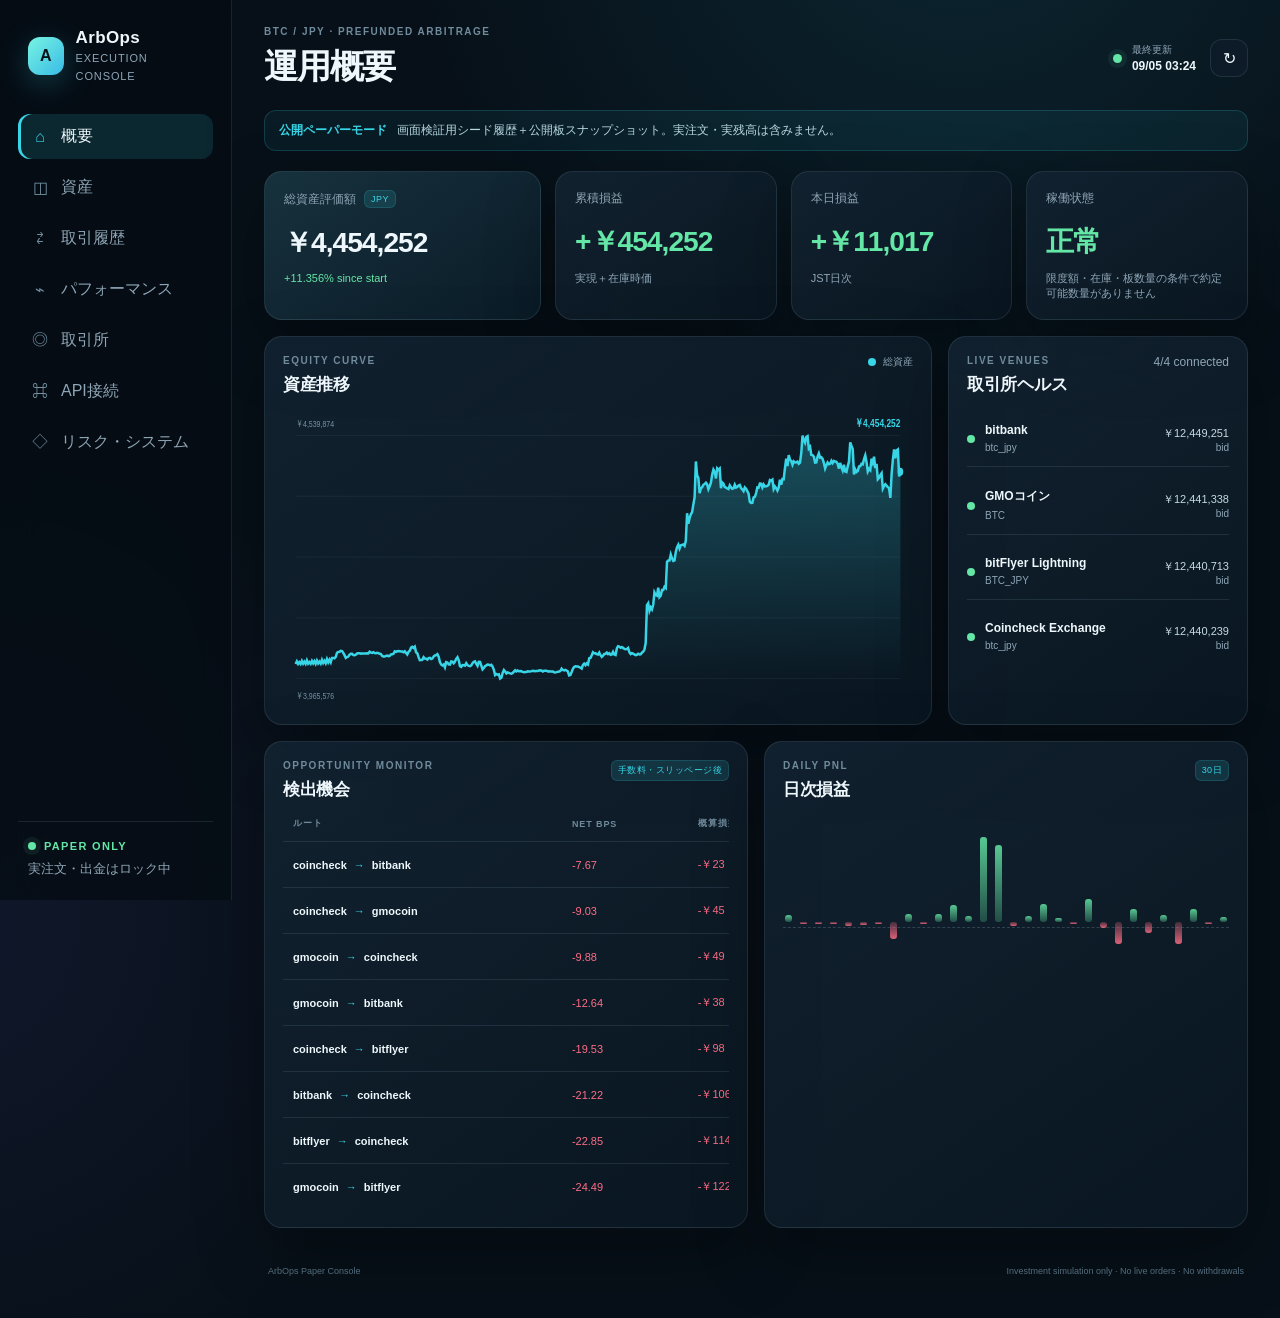
<file: docs/index.html>
<!doctype html>
<html lang="ja">
<head>
  <meta charset="utf-8">
  <meta name="viewport" content="width=device-width, initial-scale=1">
  <meta name="color-scheme" content="dark">
  <meta name="description" content="国内暗号資産アービトラージのペーパートレード運用ダッシュボード">
  <title>ArbOps — Paper Execution Console</title>
  <link rel="stylesheet" href="assets/styles.css">
</head>
<body>
  <div class="app-shell">
    <aside class="sidebar">
      <div class="brand">
        <span class="brand-mark">A</span>
        <div>
          <strong>ArbOps</strong>
          <small>Execution Console</small>
        </div>
      </div>
      <nav class="nav" aria-label="メインナビゲーション">
        <button class="nav-item active" data-view="overview"><span>⌂</span>概要</button>
        <button class="nav-item" data-view="assets"><span>◫</span>資産</button>
        <button class="nav-item" data-view="trades"><span>⇄</span>取引履歴</button>
        <button class="nav-item" data-view="performance"><span>⌁</span>パフォーマンス</button>
        <button class="nav-item" data-view="exchanges"><span>◎</span>取引所</button>
        <button class="nav-item" data-view="api"><span>⌘</span>API接続</button>
        <button class="nav-item" data-view="risk"><span>◇</span>リスク・システム</button>
      </nav>
      <div class="sidebar-foot">
        <div class="mode-pill"><span class="pulse"></span>PAPER ONLY</div>
        <small>実注文・出金はロック中</small>
      </div>
    </aside>

    <main class="main">
      <header class="topbar">
        <div>
          <p class="eyebrow">BTC / JPY · PREFUNDED ARBITRAGE</p>
          <h1 id="page-title">運用概要</h1>
        </div>
        <div class="topbar-actions">
          <div class="freshness">
            <span id="health-dot" class="health-dot"></span>
            <div><small>最終更新</small><strong id="updated-at">読み込み中</strong></div>
          </div>
          <button id="refresh-button" class="icon-button" type="button" aria-label="再読み込み">↻</button>
        </div>
      </header>

      <div class="data-banner" id="data-banner">
        <strong>公開ペーパーモード</strong>
        <span id="data-banner-text">シードデータと公開板スナップショットを読み込んでいます。</span>
      </div>

      <section class="view active" id="view-overview">
        <div class="metric-grid metric-grid-primary">
          <article class="metric-card hero-metric">
            <div class="metric-label">総資産評価額 <span class="tag">JPY</span></div>
            <strong id="portfolio-value">—</strong>
            <div id="portfolio-return" class="metric-change">—</div>
          </article>
          <article class="metric-card">
            <div class="metric-label">累積損益</div>
            <strong id="total-pnl">—</strong>
            <div class="metric-sub">実現＋在庫時価</div>
          </article>
          <article class="metric-card">
            <div class="metric-label">本日損益</div>
            <strong id="today-pnl">—</strong>
            <div class="metric-sub">JST日次</div>
          </article>
          <article class="metric-card">
            <div class="metric-label">稼働状態</div>
            <strong id="run-status">—</strong>
            <div id="run-reason" class="metric-sub">—</div>
          </article>
        </div>

        <div class="two-column wide-left">
          <article class="panel chart-panel">
            <div class="panel-head">
              <div><p class="eyebrow">EQUITY CURVE</p><h2>資産推移</h2></div>
              <div class="legend"><span class="legend-dot cyan"></span>総資産</div>
            </div>
            <div id="equity-chart" class="chart chart-large"></div>
          </article>
          <article class="panel">
            <div class="panel-head">
              <div><p class="eyebrow">LIVE VENUES</p><h2>取引所ヘルス</h2></div>
              <span id="venue-count" class="counter">—</span>
            </div>
            <div id="venue-health-list" class="health-list"></div>
          </article>
        </div>

        <div class="two-column">
          <article class="panel">
            <div class="panel-head">
              <div><p class="eyebrow">OPPORTUNITY MONITOR</p><h2>検出機会</h2></div>
              <span class="tag">手数料・スリッページ後</span>
            </div>
            <div class="table-wrap">
              <table>
                <thead><tr><th>ルート</th><th>Net bps</th><th>概算損益</th><th>判定</th></tr></thead>
                <tbody id="opportunity-table-body"></tbody>
              </table>
            </div>
          </article>
          <article class="panel">
            <div class="panel-head">
              <div><p class="eyebrow">DAILY PNL</p><h2>日次損益</h2></div>
              <span id="daily-range" class="tag">30日</span>
            </div>
            <div id="daily-pnl-chart" class="chart chart-medium"></div>
          </article>
        </div>
      </section>

      <section class="view" id="view-assets">
        <div class="section-intro">
          <div><p class="eyebrow">CAPITAL MAP</p><h2>どこに、何が、いくらあるか</h2></div>
          <p>全残高はシミュレーションです。各取引所へJPYとBTCを事前配賦し、送金なしで両建てします。</p>
        </div>
        <div class="two-column wide-left">
          <article class="panel">
            <div class="panel-head"><div><p class="eyebrow">BY VENUE</p><h2>取引所別資産</h2></div></div>
            <div class="table-wrap">
              <table>
                <thead><tr><th>取引所</th><th>JPY</th><th>BTC</th><th>BTC評価額</th><th>合計</th><th>配分</th><th>在庫</th></tr></thead>
                <tbody id="balance-table-body"></tbody>
              </table>
            </div>
          </article>
          <article class="panel">
            <div class="panel-head"><div><p class="eyebrow">ALLOCATION</p><h2>資産配分</h2></div></div>
            <div id="allocation-chart" class="allocation-chart"></div>
          </article>
        </div>
        <div class="metric-grid" id="capital-breakdown"></div>
      </section>

      <section class="view" id="view-trades">
        <div class="section-intro">
          <div><p class="eyebrow">EXECUTION LEDGER</p><h2>取引履歴</h2></div>
          <p>買い・売りの両レッグ、費用、スリッページ、最終損益を一つの監査行として記録します。</p>
        </div>
        <article class="panel">
          <div class="panel-head">
            <div><p class="eyebrow">FILLS</p><h2>アービトラージ約定台帳</h2></div>
            <span id="trade-count" class="counter">—</span>
          </div>
          <div class="table-wrap tall-table">
            <table>
              <thead><tr><th>日時</th><th>ルート</th><th>数量</th><th>買値</th><th>売値</th><th>Net bps</th><th>費用</th><th>損益</th><th>データ</th></tr></thead>
              <tbody id="trade-table-body"></tbody>
            </table>
          </div>
        </article>
      </section>

      <section class="view" id="view-performance">
        <div class="metric-grid" id="performance-metrics"></div>
        <div class="two-column">
          <article class="panel chart-panel">
            <div class="panel-head"><div><p class="eyebrow">DRAWDOWN</p><h2>ドローダウン</h2></div></div>
            <div id="drawdown-chart" class="chart chart-medium"></div>
          </article>
          <article class="panel chart-panel">
            <div class="panel-head"><div><p class="eyebrow">DAILY RETURNS</p><h2>日次損益分布</h2></div></div>
            <div id="performance-pnl-chart" class="chart chart-medium"></div>
          </article>
        </div>
        <article class="panel">
          <div class="panel-head"><div><p class="eyebrow">DAILY LEDGER</p><h2>日次パフォーマンス</h2></div></div>
          <div class="table-wrap tall-table"><table><thead><tr><th>日付</th><th>総資産</th><th>日次損益</th><th>日次リターン</th><th>ドローダウン</th></tr></thead><tbody id="daily-table-body"></tbody></table></div>
        </article>
      </section>

      <section class="view" id="view-exchanges">
        <div class="section-intro">
          <div><p class="eyebrow">MARKET CONNECTIVITY</p><h2>接続取引所</h2></div>
          <p>まずPublic APIの安定性と板品質を観測し、Private read-only、本番注文の順に段階解放します。</p>
        </div>
        <div id="exchange-card-grid" class="exchange-grid"></div>
        <article class="panel">
          <div class="panel-head"><div><p class="eyebrow">LIVE QUOTES</p><h2>現在の最良気配</h2></div></div>
          <div class="table-wrap"><table><thead><tr><th>取引所</th><th>Bid</th><th>Ask</th><th>板内スプレッド</th><th>Taker仮定</th><th>状態</th></tr></thead><tbody id="exchange-table-body"></tbody></table></div>
        </article>
      </section>

      <section class="view" id="view-api">
        <div class="security-callout">
          <div class="shield">⌾</div>
          <div><strong>この公開画面はAPIキーの保管場所ではありません</strong><p>入力欄は配置・命名を確認する一時的なUIです。値は送信・保存しません。実値は非公開バックエンドまたはGitHub / Cloudflareの暗号化Secretへ入れます。</p></div>
        </div>
        <div class="section-intro">
          <div><p class="eyebrow">CREDENTIAL ROUTING</p><h2>取引所API設定</h2></div>
          <p>優先順、必要な環境変数名、最小権限、認証ヘッダーを取引所ごとにまとめています。</p>
        </div>
        <div id="connector-grid" class="connector-grid"></div>
      </section>

      <section class="view" id="view-risk">
        <div class="section-intro">
          <div><p class="eyebrow">SAFETY ENVELOPE</p><h2>リスク制御・システム状態</h2></div>
          <p>本番注文はコードと設定の両方でロックされています。</p>
        </div>
        <div id="risk-grid" class="metric-grid"></div>
        <div class="two-column">
          <article class="panel"><div class="panel-head"><div><p class="eyebrow">SYSTEM</p><h2>実行状態</h2></div></div><div id="system-grid" class="definition-list"></div></article>
          <article class="panel"><div class="panel-head"><div><p class="eyebrow">ASSUMPTIONS</p><h2>シミュレーション前提</h2></div></div><div id="assumption-grid" class="definition-list"></div></article>
        </div>
      </section>

      <footer>
        <span>ArbOps Paper Console</span>
        <span>Investment simulation only · No live orders · No withdrawals</span>
      </footer>
    </main>
  </div>
  <div id="toast" class="toast" role="status" aria-live="polite"></div>
  <noscript>このダッシュボードにはJavaScriptが必要です。</noscript>
  <script src="assets/app.js" defer></script>
</body>
</html>
</file>
<file: docs/assets/styles.css>
:root {
  --bg: #071018;
  --bg-soft: #0b1621;
  --panel: rgba(15, 29, 42, 0.86);
  --panel-solid: #0f1d2a;
  --line: rgba(148, 173, 195, 0.14);
  --line-strong: rgba(148, 173, 195, 0.25);
  --text: #eef7fb;
  --muted: #8fa6b6;
  --cyan: #38d5e7;
  --cyan-soft: rgba(56, 213, 231, 0.13);
  --green: #64e6a6;
  --red: #ff6d86;
  --amber: #ffc767;
  --violet: #a994ff;
  --shadow: 0 24px 70px rgba(0, 0, 0, 0.32);
  --radius: 18px;
  font-family: Inter, ui-sans-serif, -apple-system, BlinkMacSystemFont, "Segoe UI", sans-serif;
}

* { box-sizing: border-box; }
html { background: var(--bg); scroll-behavior: smooth; }
body {
  margin: 0;
  color: var(--text);
  background:
    radial-gradient(circle at 75% -10%, rgba(47, 188, 220, 0.13), transparent 32%),
    radial-gradient(circle at -5% 70%, rgba(107, 91, 220, 0.10), transparent 31%),
    var(--bg);
  min-height: 100vh;
}
button, input { font: inherit; }
button { color: inherit; }
a { color: var(--cyan); }

.app-shell { min-height: 100vh; display: grid; grid-template-columns: 232px 1fr; }
.sidebar {
  position: sticky;
  top: 0;
  height: 100vh;
  padding: 28px 18px 22px;
  border-right: 1px solid var(--line);
  background: rgba(5, 13, 20, 0.82);
  backdrop-filter: blur(18px);
  display: flex;
  flex-direction: column;
  z-index: 5;
}
.brand { display: flex; gap: 12px; align-items: center; padding: 0 10px 30px; }
.brand-mark {
  width: 38px; height: 38px; display: grid; place-items: center;
  border-radius: 12px; color: #031216; font-weight: 900;
  background: linear-gradient(135deg, #79f3e2, #38bce6);
  box-shadow: 0 8px 30px rgba(56, 213, 231, 0.25);
}
.brand strong { display: block; font-size: 17px; letter-spacing: .02em; }
.brand small { color: var(--muted); font-size: 11px; letter-spacing: .08em; text-transform: uppercase; }
.nav { display: grid; gap: 6px; }
.nav-item {
  appearance: none; border: 0; background: transparent; text-align: left;
  padding: 12px 13px; border-radius: 12px; color: var(--muted);
  cursor: pointer; display: flex; align-items: center; gap: 12px; transition: .18s ease;
}
.nav-item span { width: 18px; text-align: center; color: #7390a2; font-size: 16px; }
.nav-item:hover { color: var(--text); background: rgba(255,255,255,.035); }
.nav-item.active { color: var(--text); background: var(--cyan-soft); box-shadow: inset 3px 0 0 var(--cyan); }
.nav-item.active span { color: var(--cyan); }
.sidebar-foot { margin-top: auto; padding: 18px 10px 0; border-top: 1px solid var(--line); }
.sidebar-foot small { color: var(--muted); display: block; margin-top: 8px; }
.mode-pill { display: flex; align-items: center; gap: 8px; color: var(--green); font-size: 11px; font-weight: 800; letter-spacing: .12em; }
.pulse { width: 8px; height: 8px; border-radius: 50%; background: var(--green); box-shadow: 0 0 0 5px rgba(100,230,166,.08); }

.main { min-width: 0; padding: 26px 32px 42px; }
.topbar { display: flex; justify-content: space-between; align-items: center; gap: 24px; margin-bottom: 20px; }
h1, h2, p { margin-top: 0; }
h1 { margin-bottom: 0; font-size: clamp(24px, 3vw, 34px); letter-spacing: -.035em; }
h2 { margin-bottom: 0; font-size: 17px; letter-spacing: -.015em; }
.eyebrow { color: #6f8b9c; font-size: 10px; letter-spacing: .15em; font-weight: 800; margin-bottom: 7px; }
.topbar-actions { display: flex; align-items: center; gap: 14px; }
.freshness { display: flex; align-items: center; gap: 10px; }
.freshness small, .freshness strong { display: block; }
.freshness small { color: var(--muted); font-size: 10px; margin-bottom: 2px; }
.freshness strong { font-size: 12px; font-weight: 650; }
.health-dot { width: 9px; height: 9px; border-radius: 50%; background: var(--amber); box-shadow: 0 0 0 5px rgba(255,199,103,.08); }
.health-dot.healthy { background: var(--green); box-shadow: 0 0 0 5px rgba(100,230,166,.08); }
.health-dot.degraded { background: var(--red); box-shadow: 0 0 0 5px rgba(255,109,134,.08); }
.icon-button { width: 38px; height: 38px; border-radius: 12px; border: 1px solid var(--line); background: var(--panel); cursor: pointer; }
.icon-button:hover { border-color: var(--line-strong); transform: translateY(-1px); }

.data-banner {
  border: 1px solid rgba(56,213,231,.18); background: rgba(56,213,231,.065);
  color: #b9d9e1; padding: 11px 14px; border-radius: 12px; margin-bottom: 20px;
  display: flex; gap: 10px; align-items: center; font-size: 12px;
}
.data-banner strong { color: var(--cyan); white-space: nowrap; }
.view { display: none; animation: rise .24s ease; }
.view.active { display: block; }
@keyframes rise { from { opacity: 0; transform: translateY(5px); } to { opacity: 1; transform: none; } }

.metric-grid { display: grid; grid-template-columns: repeat(4, minmax(0,1fr)); gap: 14px; margin-bottom: 16px; }
.metric-grid-primary { grid-template-columns: 1.25fr repeat(3, 1fr); }
.metric-card, .panel {
  border: 1px solid var(--line); background: linear-gradient(145deg, rgba(18,34,48,.94), rgba(10,23,34,.94));
  border-radius: var(--radius); box-shadow: var(--shadow);
}
.metric-card { padding: 18px 19px; min-height: 122px; }
.hero-metric { background: linear-gradient(145deg, rgba(24,52,63,.95), rgba(11,29,41,.95)); }
.metric-label { color: var(--muted); font-size: 12px; display: flex; align-items: center; gap: 8px; margin-bottom: 16px; }
.metric-card > strong { font-size: clamp(22px, 2.2vw, 31px); letter-spacing: -.035em; display: block; }
.metric-change, .metric-sub { margin-top: 10px; color: var(--muted); font-size: 11px; }
.positive { color: var(--green) !important; }
.negative { color: var(--red) !important; }
.tag { font-size: 9px; color: var(--cyan); background: var(--cyan-soft); border: 1px solid rgba(56,213,231,.16); padding: 3px 6px; border-radius: 6px; letter-spacing: .05em; }
.counter { color: var(--muted); font-size: 12px; }

.two-column { display: grid; grid-template-columns: repeat(2, minmax(0,1fr)); gap: 16px; margin-bottom: 16px; }
.two-column.wide-left { grid-template-columns: minmax(0,1.75fr) minmax(300px,.75fr); }
.panel { padding: 18px; min-width: 0; }
.panel-head { display: flex; justify-content: space-between; align-items: flex-start; gap: 16px; margin-bottom: 16px; }
.legend { color: var(--muted); font-size: 10px; display: flex; align-items: center; gap: 7px; }
.legend-dot { width: 8px; height: 8px; border-radius: 50%; }
.legend-dot.cyan { background: var(--cyan); }
.chart { width: 100%; min-height: 200px; position: relative; overflow: hidden; }
.chart-large { min-height: 294px; }
.chart-medium { min-height: 230px; }
.chart svg { width: 100%; height: 100%; min-height: inherit; display: block; }
.chart-empty { height: 100%; min-height: inherit; display: grid; place-items: center; color: var(--muted); font-size: 12px; }

.health-list { display: grid; gap: 10px; }
.health-row { display: grid; grid-template-columns: auto 1fr auto; gap: 10px; align-items: center; padding: 11px 0; border-bottom: 1px solid var(--line); }
.health-row:last-child { border-bottom: 0; }
.status-orb { width: 8px; height: 8px; border-radius: 50%; background: var(--green); }
.status-orb.degraded { background: var(--red); }
.health-row strong { font-size: 12px; display: block; }
.health-row small { color: var(--muted); font-size: 10px; }
.health-price { font-size: 11px; color: #c6dae4; text-align: right; }

.table-wrap { overflow: auto; scrollbar-color: #284152 transparent; }
table { width: 100%; border-collapse: collapse; min-width: 620px; }
th { color: #6f8a9b; font-size: 9px; letter-spacing: .1em; text-transform: uppercase; font-weight: 750; text-align: left; padding: 0 10px 11px; white-space: nowrap; }
td { border-top: 1px solid var(--line); padding: 12px 10px; font-size: 11px; white-space: nowrap; color: #c8d9e2; }
td strong { color: var(--text); }
.tall-table { max-height: 590px; }
.route { display: flex; align-items: center; gap: 7px; }
.route-arrow { color: var(--cyan); }
.status-chip { display: inline-flex; align-items: center; gap: 5px; padding: 4px 7px; border-radius: 999px; font-size: 9px; font-weight: 750; }
.status-chip.good { color: var(--green); background: rgba(100,230,166,.09); }
.status-chip.wait { color: var(--amber); background: rgba(255,199,103,.09); }
.status-chip.bad { color: var(--red); background: rgba(255,109,134,.09); }

.section-intro { display: flex; justify-content: space-between; align-items: flex-end; gap: 30px; margin: 4px 0 20px; }
.section-intro h2 { font-size: 25px; }
.section-intro > p { max-width: 520px; color: var(--muted); font-size: 12px; line-height: 1.8; margin-bottom: 0; }
.allocation-chart { min-height: 300px; display: grid; place-items: center; }
.donut-wrap { display: grid; place-items: center; gap: 20px; }
.donut { width: 170px; height: 170px; border-radius: 50%; position: relative; }
.donut::after { content: ""; position: absolute; inset: 27px; border-radius: 50%; background: #0d1b27; box-shadow: inset 0 0 0 1px var(--line); }
.donut-center { position: absolute; z-index: 1; text-align: center; }
.donut-center strong { font-size: 23px; display: block; }
.donut-center small { color: var(--muted); }
.allocation-legend { width: 100%; display: grid; grid-template-columns: repeat(2,1fr); gap: 8px 16px; }
.allocation-legend div { display: flex; justify-content: space-between; gap: 12px; font-size: 10px; color: var(--muted); }
.allocation-legend span:first-child::before { content: ""; width: 7px; height: 7px; border-radius: 50%; display: inline-block; margin-right: 6px; background: var(--swatch); }

.exchange-grid, .connector-grid { display: grid; grid-template-columns: repeat(2, minmax(0,1fr)); gap: 16px; margin-bottom: 16px; }
.exchange-card, .connector-card { border: 1px solid var(--line); border-radius: var(--radius); background: var(--panel); padding: 18px; }
.exchange-card-head, .connector-head { display: flex; justify-content: space-between; gap: 14px; align-items: flex-start; margin-bottom: 14px; }
.exchange-logo { width: 38px; height: 38px; display: grid; place-items: center; border-radius: 11px; background: var(--cyan-soft); color: var(--cyan); font-weight: 850; }
.exchange-card h3, .connector-card h3 { margin: 0 0 4px; font-size: 15px; }
.exchange-card p, .connector-card p { color: var(--muted); line-height: 1.65; font-size: 11px; }
.priority { font-size: 9px; color: var(--violet); background: rgba(169,148,255,.1); padding: 4px 7px; border-radius: 7px; }
.connector-meta { display: grid; grid-template-columns: repeat(2,1fr); gap: 10px; margin: 14px 0; }
.meta-box { background: rgba(255,255,255,.025); border: 1px solid var(--line); padding: 10px; border-radius: 10px; }
.meta-box small { display: block; color: var(--muted); font-size: 9px; margin-bottom: 5px; }
.meta-box code { font-size: 10px; color: #c9e5ed; word-break: break-all; }
.permission-list { display: flex; flex-wrap: wrap; gap: 6px; margin: 12px 0; }
.permission-list span { font-size: 9px; padding: 4px 7px; border-radius: 999px; color: var(--green); background: rgba(100,230,166,.08); }
.permission-list span.forbidden { color: var(--red); background: rgba(255,109,134,.08); }
.credential-box { margin-top: 14px; padding-top: 14px; border-top: 1px solid var(--line); }
.field-grid { display: grid; grid-template-columns: repeat(2,1fr); gap: 10px; }
.field label { color: var(--muted); font-size: 9px; display: block; margin-bottom: 5px; }
.field input { width: 100%; border: 1px solid var(--line); color: var(--text); background: rgba(2,8,13,.55); border-radius: 9px; padding: 9px 10px; outline: none; font-size: 11px; }
.field input:focus { border-color: rgba(56,213,231,.45); box-shadow: 0 0 0 3px rgba(56,213,231,.06); }
.button-row { display: flex; flex-wrap: wrap; gap: 8px; margin-top: 10px; }
.small-button { border: 1px solid var(--line); background: rgba(255,255,255,.035); border-radius: 9px; padding: 8px 10px; cursor: pointer; font-size: 10px; }
.small-button.primary { color: #062027; border-color: transparent; background: var(--cyan); font-weight: 800; }
.small-button:hover { transform: translateY(-1px); }
.inline-status { min-height: 16px; color: var(--muted); font-size: 9px; margin-top: 8px; }

.security-callout { display: flex; gap: 14px; border: 1px solid rgba(255,199,103,.22); background: rgba(255,199,103,.07); border-radius: 15px; padding: 15px; margin-bottom: 22px; }
.security-callout .shield { width: 36px; height: 36px; flex: 0 0 36px; display: grid; place-items: center; border-radius: 10px; color: var(--amber); background: rgba(255,199,103,.1); }
.security-callout strong { font-size: 12px; }
.security-callout p { color: #b5a98d; font-size: 10px; line-height: 1.7; margin: 5px 0 0; }
.definition-list { display: grid; }
.definition-row { display: grid; grid-template-columns: minmax(120px,.8fr) 1.4fr; gap: 20px; padding: 12px 0; border-top: 1px solid var(--line); font-size: 11px; }
.definition-row:first-child { border-top: 0; }
.definition-row dt { color: var(--muted); }
.definition-row dd { margin: 0; color: #d0e0e7; word-break: break-word; }

.bar-chart { display: flex; height: 220px; align-items: stretch; gap: 4px; padding: 13px 0 24px; position: relative; }
.bar-chart::before { content: ""; position: absolute; left: 0; right: 0; top: 50%; border-top: 1px dashed var(--line-strong); }
.bar-column { flex: 1; min-width: 3px; position: relative; display: flex; justify-content: center; }
.bar { position: absolute; width: 70%; min-width: 3px; border-radius: 3px; opacity: .85; }
.bar.positive { bottom: 50%; background: linear-gradient(to top, rgba(100,230,166,.28), var(--green)); }
.bar.negative { top: 50%; background: linear-gradient(to bottom, rgba(255,109,134,.28), var(--red)); }
.bar-column:hover .bar { opacity: 1; filter: brightness(1.15); }
.bar-tooltip { display: none; position: absolute; z-index: 2; bottom: calc(100% + 7px); background: #061018; border: 1px solid var(--line); padding: 6px 7px; border-radius: 7px; font-size: 9px; white-space: nowrap; }
.bar-column:hover .bar-tooltip { display: block; }

.toast { position: fixed; right: 22px; bottom: 22px; max-width: 380px; padding: 11px 14px; border-radius: 11px; background: #183140; border: 1px solid var(--line-strong); color: #d8ebf2; font-size: 11px; box-shadow: var(--shadow); opacity: 0; transform: translateY(8px); pointer-events: none; transition: .2s ease; z-index: 20; }
.toast.show { opacity: 1; transform: none; }
footer { display: flex; justify-content: space-between; gap: 20px; color: #536d7d; font-size: 9px; padding: 22px 4px 0; }

@media (max-width: 1180px) {
  .metric-grid, .metric-grid-primary { grid-template-columns: repeat(2, minmax(0,1fr)); }
  .two-column.wide-left { grid-template-columns: 1fr; }
}
@media (max-width: 900px) {
  .app-shell { grid-template-columns: 1fr; }
  .sidebar { position: sticky; height: auto; padding: 12px 16px; border-right: 0; border-bottom: 1px solid var(--line); flex-direction: row; align-items: center; overflow-x: auto; }
  .brand { padding: 0 14px 0 0; flex: 0 0 auto; }
  .brand small { display: none; }
  .nav { display: flex; gap: 4px; }
  .nav-item { white-space: nowrap; padding: 9px 10px; font-size: 11px; }
  .nav-item.active { box-shadow: inset 0 -2px 0 var(--cyan); }
  .sidebar-foot { display: none; }
  .main { padding: 22px 18px 36px; }
  .two-column, .exchange-grid, .connector-grid { grid-template-columns: 1fr; }
  .section-intro { align-items: flex-start; flex-direction: column; gap: 8px; }
}
@media (max-width: 620px) {
  .main { padding-inline: 12px; }
  .topbar { align-items: flex-start; }
  .freshness { display: none; }
  .metric-grid, .metric-grid-primary { grid-template-columns: 1fr; }
  .metric-card { min-height: 105px; }
  .data-banner { align-items: flex-start; flex-direction: column; gap: 4px; }
  .field-grid, .connector-meta { grid-template-columns: 1fr; }
  footer { flex-direction: column; }
}
</file>
